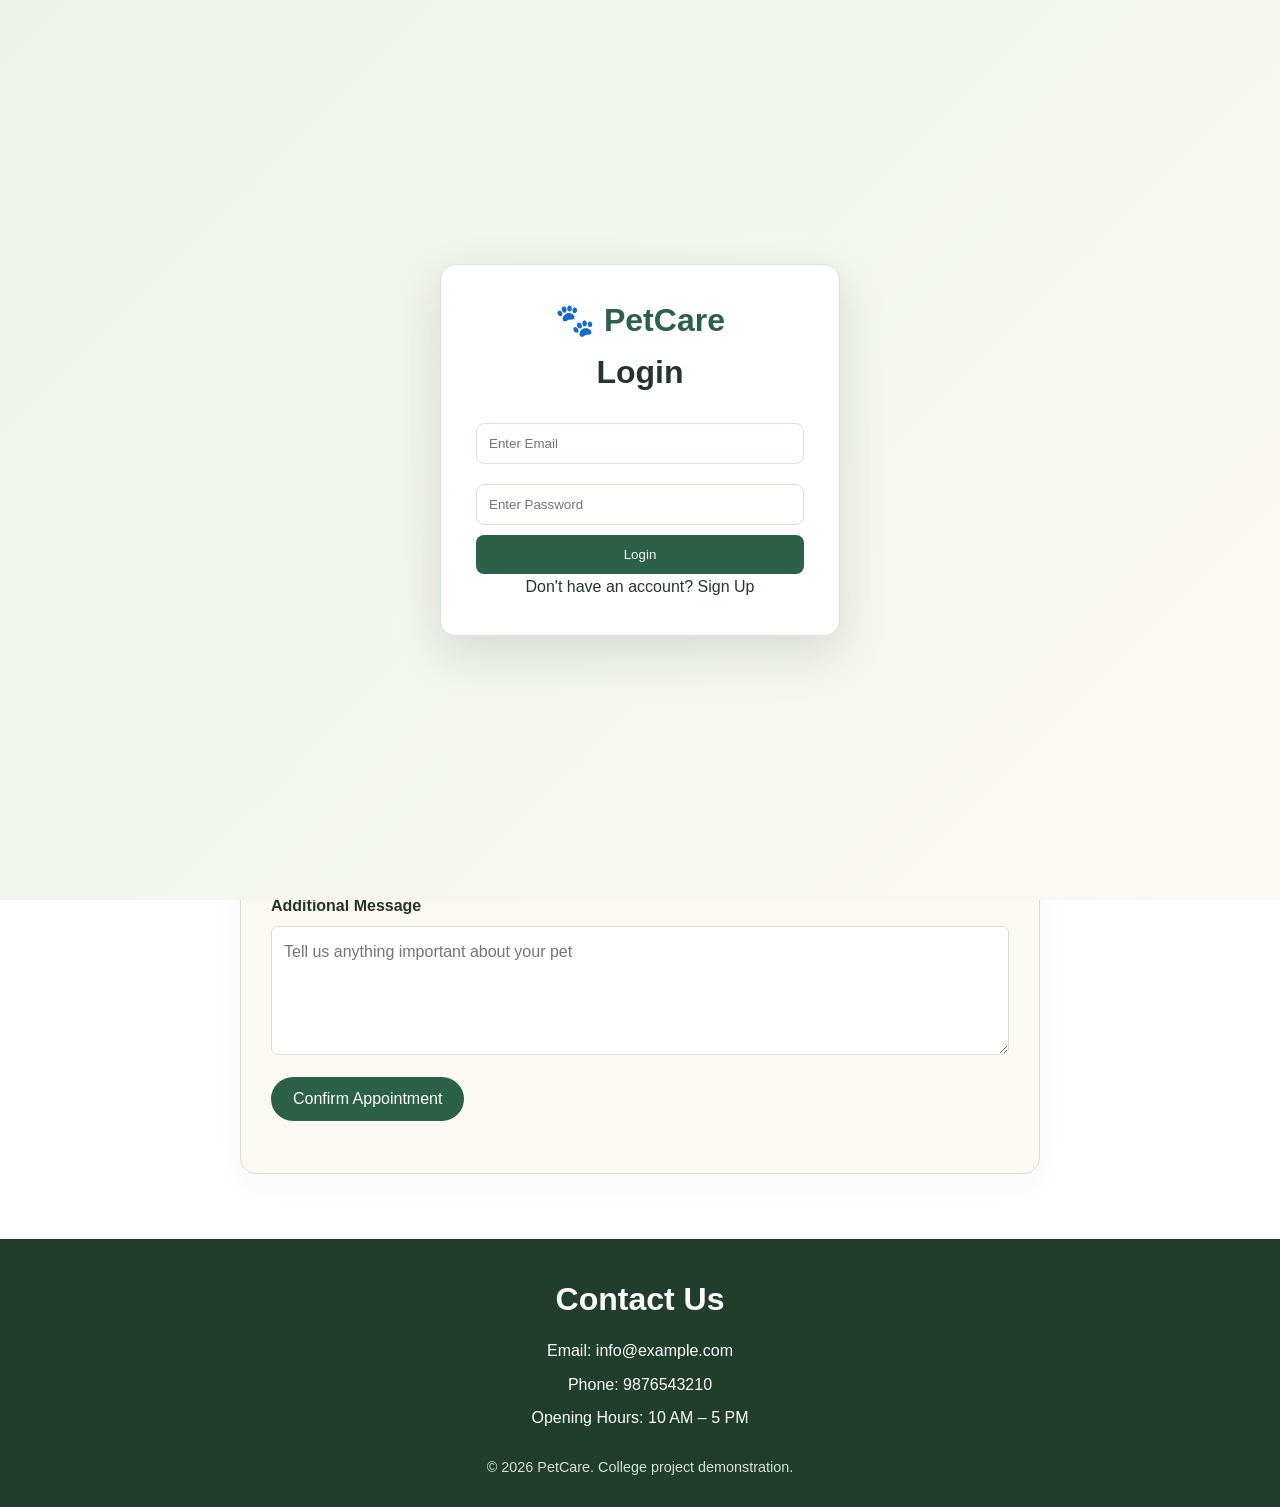
<file: appointment.html>
<!DOCTYPE html>
<html lang="en">
<head>
    <meta charset="UTF-8">
    <meta name="viewport" content="width=device-width, initial-scale=1.0">
    <title>PetCare | Book Appointment</title>
    <link rel="stylesheet" href="style.css">
</head>
<body>
    <div id="login-page" class="login-page">
        <div id="login-box" class="auth-box">
            <h1>🐾 PetCare</h1>
            <h2>Login</h2>
            <form id="login-form">
                <input type="email" id="login-email" placeholder="Enter Email" required>
                <input type="password" id="login-password" placeholder="Enter Password" required>
                <button type="submit">Login</button>
            </form>
            <p id="login-message"></p>
            <p>Don't have an account? <a href="#" onclick="showSignup()">Sign Up</a></p>
        </div>
        <div id="signup-box" class="auth-box hidden">
            <h1>🐾 PetCare</h1>
            <h2>Create Account</h2>
            <form id="signup-form">
                <input type="text" id="signup-name" placeholder="Full Name" required>
                <input type="email" id="signup-email" placeholder="Email" required>
                <input type="password" id="signup-password" placeholder="Password" required>
                <button type="submit">Sign Up</button>
            </form>
            <p>Already have an account? <a href="#" onclick="showLogin()">Login</a></p>
        </div>
    </div>
    <header>
        <nav class="navbar">
            <a href="index.html" class="logo">🐾 PetCare</a>
            <ul class="nav-links">
                <li><a href="index.html">Home</a></li>
                <li><a href="services.html">Services</a></li>
                <li><a href="veterinarians.html">Veterinarians</a></li>
                <li><a href="appointment.html">Book Appointment</a></li>
                <li><a href="contact.html">Contact</a></li>
                <li><button type="button" class="auth-nav-link auth-nav-signup" onclick="showLogin()">Login</button></li>
                <li><button type="button" class="auth-nav-link auth-nav-signup" onclick="showSignup()">Sign Up</button></li>
            </ul>
        </nav>
        <nav class="feature-nav" aria-label="Featured options">
            <a href="my-pets.html"><span aria-hidden="true">🐾</span> My Pets</a>
            <a href="adoption.html"><span aria-hidden="true">🏡</span> Find a Friend</a>
            <a href="services.html"><span aria-hidden="true">✨</span> Care Picks</a>
            <a href="products.html"><span aria-hidden="true">🛍️</span> Pet Products</a>
        </nav>
        <div class="more-menu-bar">
            <button type="button" class="more-menu-toggle" aria-expanded="false" aria-controls="more-menu" onclick="openMoreMenu()">☰ More</button>
        </div>
        <div id="more-menu-overlay" class="more-menu-overlay" hidden>
            <button type="button" class="more-menu-backdrop" aria-label="Close More menu" onclick="closeMoreMenu()"></button>
            <aside id="more-menu" class="more-menu" aria-label="More options" aria-hidden="true">
                <div class="more-menu-heading">
                    <h2>More Options</h2>
                    <button type="button" class="more-menu-close" aria-label="Close More menu" onclick="closeMoreMenu()">×</button>
                </div>
                <nav aria-label="More options">
                    <ul class="more-menu-links">
                        <li><a href="index.html#about">About</a></li>
                        <li><a href="more.html#faqs">FAQs</a></li>
                        <li><a href="more.html#pet-care-tips">Pet Care Tips</a></li>
                        <li><a href="more.html#offers">Offers</a></li>
                        <li><a href="adoption.html">Adopt a Pet</a></li>
                    </ul>
                </nav>
            </aside>
        </div>
        <div class="announcement" aria-hidden="true">
            <div class="announcement-track">
                <span>Healthy pets, happy homes | Explore our care options | Book your pet's next visit</span>
                <span>Healthy pets, happy homes | Explore our care options | Book your pet's next visit</span>
            </div>
        </div>
    </header>
    <main>
        <section class="section appointment-section">
            <h2>Book an Appointment</h2>
            <p class="section-intro">Fill in the details to request a pet care appointment.</p>
            <form id="appointment-form">
                <div class="form-group">
                    <label for="owner-name">Owner's Name</label>
                    <input type="text" id="owner-name" placeholder="Enter your full name" required>
                </div>
                <div class="form-group">
                    <label for="phone">Phone Number</label>
                    <input type="tel" id="phone" placeholder="Enter your phone number"
                           pattern="[0-9]{10}" title="Enter a 10-digit phone number" required>
                </div>
                <div class="form-group">
                    <label for="pet-name">Pet's Name</label>
                    <input type="text" id="pet-name" placeholder="Enter your pet's name" required>
                </div>
                <div class="form-group">
                    <label for="pet-type">Pet Type</label>
                    <select id="pet-type" required>
                        <option value="">Select pet type</option>
                        <option value="Dog">Dog</option>
                        <option value="Cat">Cat</option>
                        <option value="Other">Other</option>
                    </select>
                </div>
                <div class="form-group">
                    <label for="service">Choose a Service</label>
                    <select id="service" required>
                        <option value="">Select a service</option>
                        <option value="Health Checkup">Health Checkup</option>
                        <option value="Vaccination">Vaccination</option>
                        <option value="Pet Grooming">Pet Grooming</option>
                        <!-- <option value="Pet Wellness">Pet Wellness</option> -->
                        <option value="Dental Care">Dental Care</option>
                        <option value="Nutrition Advice">Nutrition Advice</option>
                        <option value="First Aid Consultation">First Aid Consultation</option>
                        <!-- <option value="Puppy &amp; Kitten Care">Puppy &amp; Kitten Care</option> -->
                    </select>
                </div>
                <div class="form-group">
                    <label for="appointment-date">Appointment Date</label>
                    <input type="date" id="appointment-date" required>
                </div>
                <div class="form-group">
                    <label for="appointment-time">Preferred Time</label>
                    <select id="appointment-time" required>
                        <option value="">Select a time</option>
                        <option value="10:00 AM">10:00 AM</option>
                        <option value="11:00 AM">11:00 AM</option>
                        <option value="12:00 PM">12:00 PM</option>
                        <option value="02:00 PM">02:00 PM</option>
                        <option value="03:00 PM">03:00 PM</option>
                        <option value="04:00 PM">04:00 PM</option>
                    </select>
                </div>
                <div class="form-group full-width">
                    <label for="message">Additional Message</label>
                    <textarea id="message" rows="4"
                              placeholder="Tell us anything important about your pet"></textarea>
                </div>
                <button type="submit" class="btn submit-btn">Confirm Appointment</button>
                <p id="form-message" role="status" aria-live="polite"></p>
            </form>
        </section>
    </main>
    <footer>
        <h2>Contact Us</h2>
        <p>Email: info@example.com</p>
        <p>Phone: 9876543210</p>
        <p>Opening Hours: 10 AM – 5 PM</p>
        <p class="copyright">&copy; 2026 PetCare. College project demonstration.</p>
    </footer>
    <script src="script.js"></script>
</body>
</html>
</file>
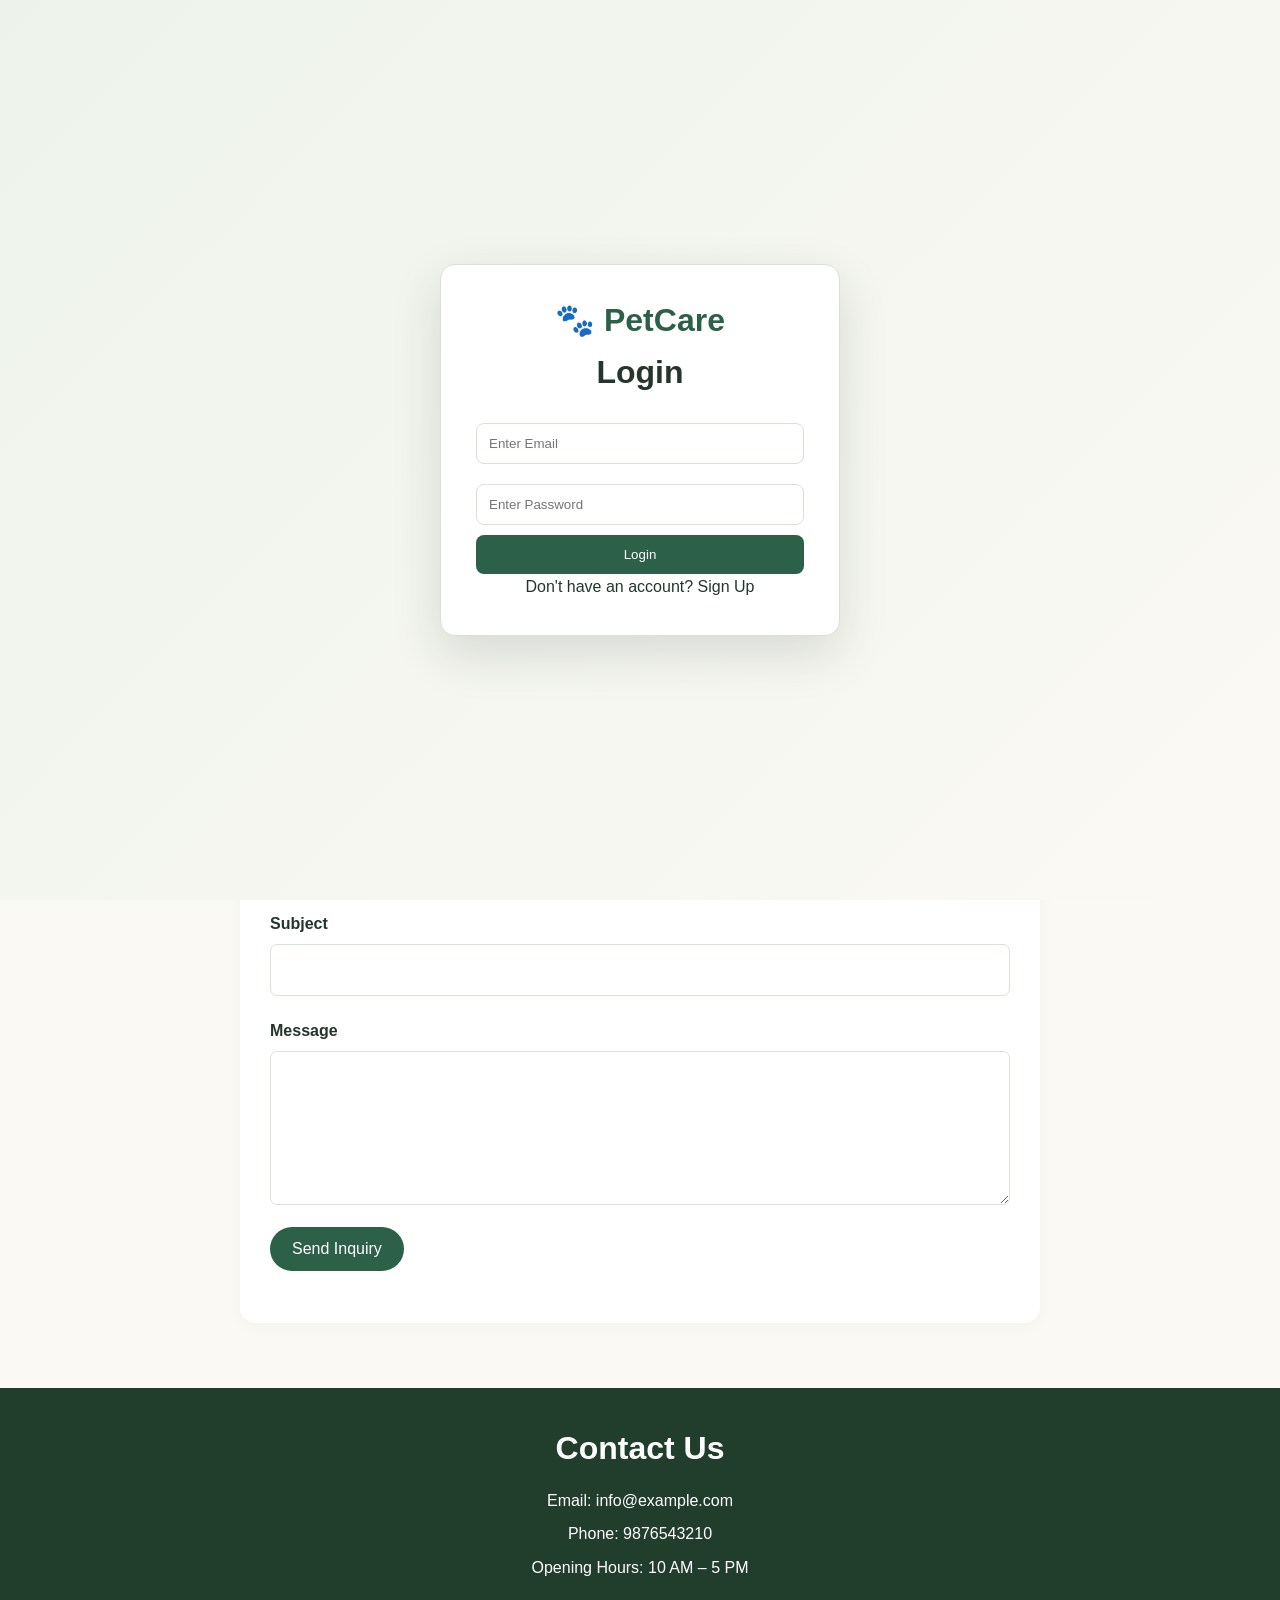
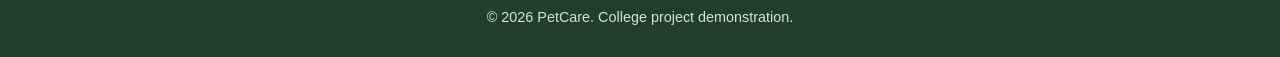
<file: contact.html>
<!DOCTYPE html>
<html lang="en">
<head>
    <meta charset="UTF-8">
    <meta name="viewport" content="width=device-width, initial-scale=1.0">
    <title>PetCare | Contact</title>
    <link rel="stylesheet" href="style.css">
</head>
<body>
    <div id="login-page" class="login-page">
        <div id="login-box" class="auth-box">
            <h1>🐾 PetCare</h1>
            <h2>Login</h2>
            <form id="login-form">
                <input type="email" id="login-email" placeholder="Enter Email" required>
                <input type="password" id="login-password" placeholder="Enter Password" required>
                <button type="submit">Login</button>
            </form>
            <p id="login-message"></p>
            <p>Don't have an account? <a href="#" onclick="showSignup()">Sign Up</a></p>
        </div>
        <div id="signup-box" class="auth-box hidden">
            <h1>🐾 PetCare</h1>
            <h2>Create Account</h2>
            <form id="signup-form">
                <input type="text" id="signup-name" placeholder="Full Name" required>
                <input type="email" id="signup-email" placeholder="Email" required>
                <input type="password" id="signup-password" placeholder="Password" required>
                <button type="submit">Sign Up</button>
            </form>
            <p>Already have an account? <a href="#" onclick="showLogin()">Login</a></p>
        </div>
    </div>
    <header>
        <nav class="navbar">
            <a href="index.html" class="logo">🐾 PetCare</a>
            <ul class="nav-links">
                <li><a href="index.html">Home</a></li>
                <li><a href="services.html">Services</a></li>
                <li><a href="veterinarians.html">Veterinarians</a></li>
                <li><a href="appointment.html">Book Appointment</a></li>
                <li><a href="contact.html">Contact</a></li>
                <li><button type="button" class="auth-nav-link auth-nav-signup" onclick="showLogin()">Login</button></li>
                <li><button type="button" class="auth-nav-link auth-nav-signup" onclick="showSignup()">Sign Up</button></li>
            </ul>
        </nav>
        <nav class="feature-nav" aria-label="Featured options">
            <a href="my-pets.html"><span aria-hidden="true">🐾</span> My Pets</a>
            <a href="adoption.html"><span aria-hidden="true">🏡</span> Find a Friend</a>
            <a href="services.html"><span aria-hidden="true">✨</span> Care Picks</a>
            <a href="products.html"><span aria-hidden="true">🛍️</span> Pet Products</a>
        </nav>
        <div class="more-menu-bar">
            <button type="button" class="more-menu-toggle" aria-expanded="false" aria-controls="more-menu" onclick="openMoreMenu()">☰ More</button>
        </div>
        <div id="more-menu-overlay" class="more-menu-overlay" hidden>
            <button type="button" class="more-menu-backdrop" aria-label="Close More menu" onclick="closeMoreMenu()"></button>
            <aside id="more-menu" class="more-menu" aria-label="More options" aria-hidden="true">
                <div class="more-menu-heading">
                    <h2>More Options</h2>
                    <button type="button" class="more-menu-close" aria-label="Close More menu" onclick="closeMoreMenu()">×</button>
                </div>
                <nav aria-label="More options">
                    <ul class="more-menu-links">
                        <li><a href="index.html#about">About</a></li>
                        <li><a href="more.html#faqs">FAQs</a></li>
                        <li><a href="more.html#pet-care-tips">Pet Care Tips</a></li>
                        <li><a href="more.html#offers">Offers</a></li>
                        <li><a href="adoption.html">Adopt a Pet</a></li>
                    </ul>
                </nav>
            </aside>
        </div>
        <div class="announcement" aria-hidden="true">
            <div class="announcement-track">
                <span>Healthy pets, happy homes | Explore our care options | Book your pet's next visit</span>
                <span>Healthy pets, happy homes | Explore our care options | Book your pet's next visit</span>
            </div>
        </div>
    </header>
    <main>
        <section class="section">
            <h2>Contact Us</h2>
            <p class="section-intro">We're here to help you and your pet.</p>
            <div class="about-section">
                <p>Email: <a href="mailto:info@example.com">info@example.com</a></p>
                <p>Phone: <a href="tel:9876543210">9876543210</a></p>
                <p>Opening Hours: 10 AM – 5 PM</p>
            </div>
        </section>
        <section class="section inquiry-section">
            <h2>Send an Inquiry</h2>
            <p class="section-intro">Have a question? Send us a message.</p>
            <form id="inquiry-form">
                <div class="form-group">
                    <label for="inquiry-name">Your Name</label>
                    <input type="text" id="inquiry-name" name="name" required>
                </div>
                <div class="form-group">
                    <label for="inquiry-email">Email Address</label>
                    <input type="email" id="inquiry-email" name="email" required>
                </div>
                <div class="form-group full-width">
                    <label for="inquiry-subject">Subject</label>
                    <input type="text" id="inquiry-subject" name="subject" required>
                </div>
                <div class="form-group full-width">
                    <label for="inquiry-message">Message</label>
                    <textarea id="inquiry-message" name="message" rows="5" required></textarea>
                </div>
                <button type="submit" class="btn submit-btn">Send Inquiry</button>
                <p id="inquiry-form-message" role="status" aria-live="polite"></p>
            </form>
        </section>
    </main>
    <footer>
        <h2>Contact Us</h2>
        <p>Email: info@example.com</p>
        <p>Phone: 9876543210</p>
        <p>Opening Hours: 10 AM – 5 PM</p>
        <p class="copyright">&copy; 2026 PetCare. College project demonstration.</p>
    </footer>
    <script src="script.js"></script>
</body>
</html>
</file>
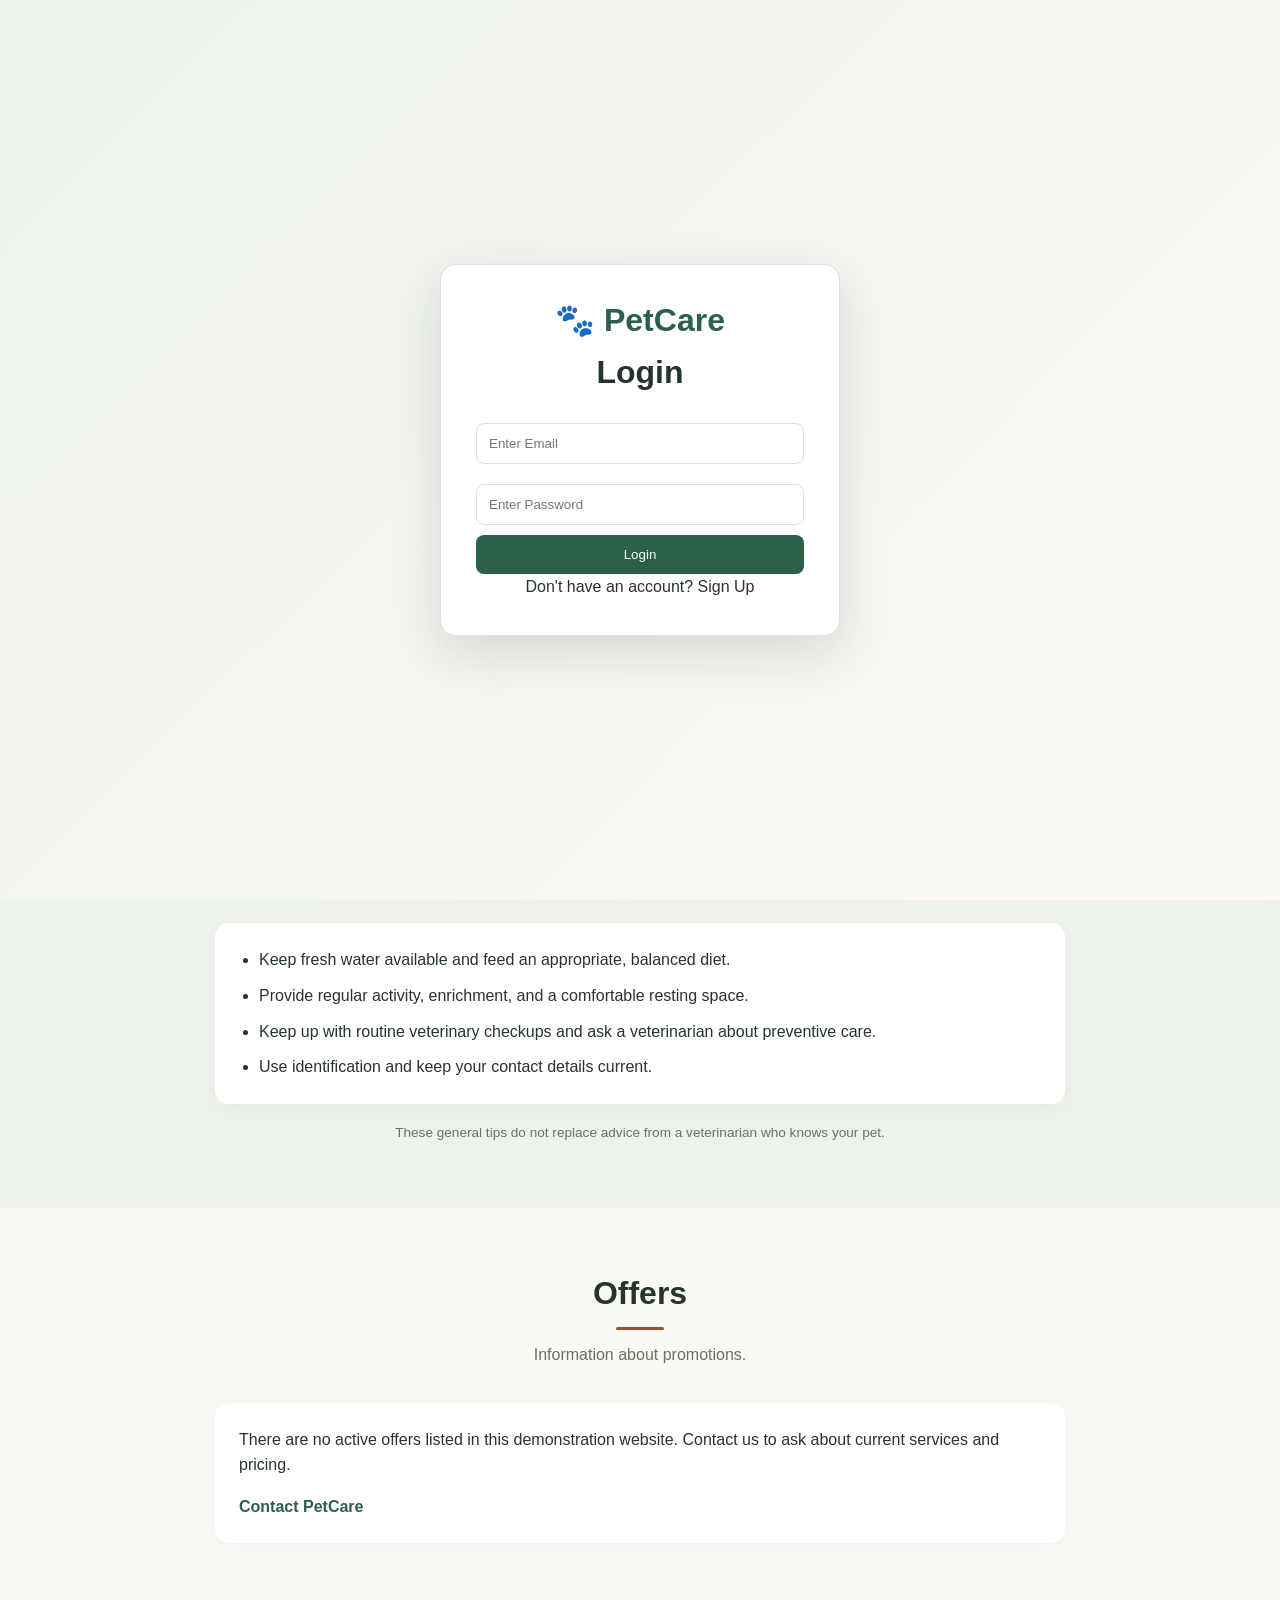
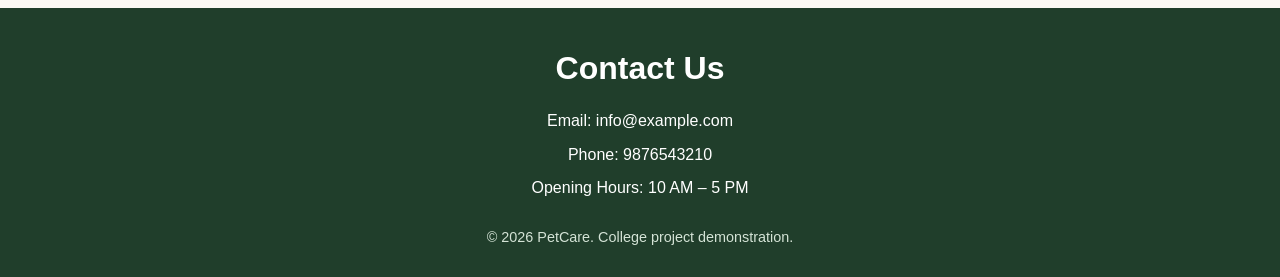
<file: more.html>
<!DOCTYPE html>
<html lang="en">

<head>
    <meta charset="UTF-8">
    <meta name="viewport" content="width=device-width, initial-scale=1.0">
    <title>PetCare | More Information</title>
    <link rel="stylesheet" href="style.css">
</head>

<body>
    <div id="login-page" class="login-page">
        <div id="login-box" class="auth-box">
            <h1>🐾 PetCare</h1>
            <h2>Login</h2>
            <form id="login-form">
                <input type="email" id="login-email" placeholder="Enter Email" required>
                <input type="password" id="login-password" placeholder="Enter Password" required>
                <button type="submit">Login</button>
            </form>
            <p id="login-message"></p>
            <p>Don't have an account? <a href="#" onclick="showSignup()">Sign Up</a></p>
        </div>
        <div id="signup-box" class="auth-box hidden">
            <h1>🐾 PetCare</h1>
            <h2>Create Account</h2>
            <form id="signup-form">
                <input type="text" id="signup-name" placeholder="Full Name" required>
                <input type="email" id="signup-email" placeholder="Email" required>
                <input type="password" id="signup-password" placeholder="Password" required>
                <button type="submit">Sign Up</button>
            </form>
            <p>Already have an account? <a href="#" onclick="showLogin()">Login</a></p>
        </div>
    </div>
    <header>
        <nav class="navbar">
            <a href="index.html" class="logo">🐾 PetCare</a>
            <ul class="nav-links">
                <li><a href="index.html">Home</a></li>
                <li><a href="services.html">Services</a></li>
                <li><a href="veterinarians.html">Veterinarians</a></li>
                <li><a href="appointment.html">Book Appointment</a></li>
                <li><a href="contact.html">Contact</a></li>
                <li><button type="button" class="auth-nav-link auth-nav-signup" onclick="showLogin()">Login</button>
                </li>
                <li><button type="button" class="auth-nav-link auth-nav-signup" onclick="showSignup()">Sign Up</button>
                </li>
            </ul>
        </nav>
        <nav class="feature-nav" aria-label="Featured options">
            <a href="my-pets.html"><span aria-hidden="true">🐾</span> My Pets</a>
            <a href="adoption.html"><span aria-hidden="true">🏡</span> Find a Friend</a>
            <a href="services.html"><span aria-hidden="true">✨</span> Care Picks</a>
            <a href="products.html"><span aria-hidden="true">🛍️</span> Pet Products</a>
        </nav>
        <div class="more-menu-bar">
            <button type="button" class="more-menu-toggle" aria-expanded="false" aria-controls="more-menu"
                onclick="openMoreMenu()">☰ More</button>
        </div>
        <div id="more-menu-overlay" class="more-menu-overlay" hidden>
            <button type="button" class="more-menu-backdrop" aria-label="Close More menu"
                onclick="closeMoreMenu()"></button>
            <aside id="more-menu" class="more-menu" aria-label="More options" aria-hidden="true">
                <div class="more-menu-heading">
                    <h2>More Options</h2>
                    <button type="button" class="more-menu-close" aria-label="Close More menu"
                        onclick="closeMoreMenu()">×</button>
                </div>
                <nav aria-label="More options">
                    <ul class="more-menu-links">
                        <li><a href="index.html#about">About</a></li>
                        <li><a href="#faqs">FAQs</a></li>
                        <li><a href="#pet-care-tips">Pet Care Tips</a></li>
                        <li><a href="#offers">Offers</a></li>
                        <li><a href="adoption.html">Adopt a Pet</a></li>
                    </ul>
                </nav>
            </aside>
        </div>
        <div class="announcement" aria-hidden="true">
            <div class="announcement-track">
                <span>Healthy pets, happy homes | Explore our care options | Book your pet's next visit</span>
                <span>Healthy pets, happy homes | Explore our care options | Book your pet's next visit</span>
            </div>
        </div>
    </header>
    <main>
        <section class="section" id="faqs">
            <h2>Frequently Asked Questions</h2>
            <p class="section-intro">Quick answers to common questions.</p>
            <div class="more-content">
                <details class="more-details">
                    <summary>How do I request an appointment?</summary>
                    <p>Use the Book Appointment page, complete the form, and submit your request. This project is a
                        demo, so requests are not sent to a clinic.</p>
                </details>
                <details class="more-details">
                    <summary>What should I bring to a visit?</summary>
                    <p>Bring any relevant medical or vaccination records, a list of medications, and notes about the
                        questions or changes you would like to discuss.</p>
                </details>
                <details class="more-details">
                    <summary>Does this website provide emergency care?</summary>
                    <p>No. For urgent symptoms or injuries, contact a local emergency veterinary clinic immediately.</p>
                </details>
            </div>
        </section>

        <section class="section more-tinted" id="pet-care-tips">
            <h2>Pet Care Tips</h2>
            <p class="section-intro">A few everyday reminders for caring for a pet.</p>
            <div class="more-content">
                <ul class="tips-list">
                    <li>Keep fresh water available and feed an appropriate, balanced diet.</li>
                    <li>Provide regular activity, enrichment, and a comfortable resting space.</li>
                    <li>Keep up with routine veterinary checkups and ask a veterinarian about preventive care.</li>
                    <li>Use identification and keep your contact details current.</li>
                </ul>
                <p class="demo-note">These general tips do not replace advice from a veterinarian who knows your pet.
                </p>
            </div>
        </section>

        <section class="section" id="offers">
            <h2>Offers</h2>
            <p class="section-intro">Information about promotions.</p>
            <div class="more-content more-card">
                <p>There are no active offers listed in this demonstration website. Contact us to ask about current
                    services and pricing.</p>
                <a class="home-preview-link" href="contact.html">Contact PetCare</a>
            </div>
        </section>
    </main>
    <footer>
        <h2>Contact Us</h2>
        <p>Email: info@example.com</p>
        <p>Phone: 9876543210</p>
        <p>Opening Hours: 10 AM – 5 PM</p>
        <p class="copyright">&copy; 2026 PetCare. College project demonstration.</p>
    </footer>
    <script src="script.js"></script>
</body>

</html>
</file>
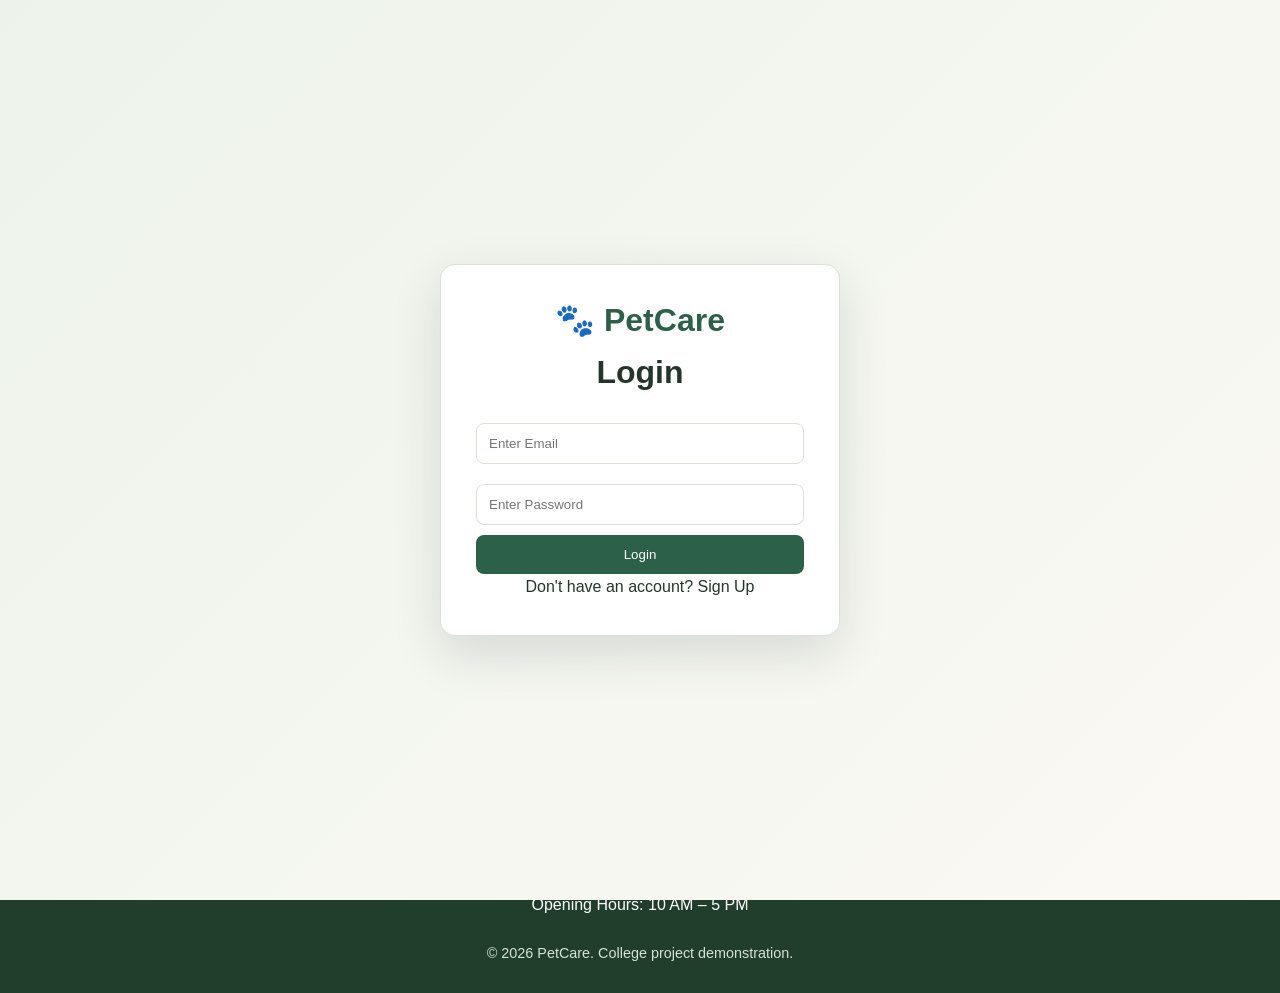
<file: my-pets.html>
<!DOCTYPE html>
<html lang="en">

<head>
    <meta charset="UTF-8">
    <meta name="viewport" content="width=device-width, initial-scale=1.0">
    <title>PetCare | My Pets</title>
    <link rel="stylesheet" href="style.css">
</head>

<body>
    <div id="login-page" class="login-page">
        <div id="login-box" class="auth-box">
            <h1>🐾 PetCare</h1>
            <h2>Login</h2>
            <form id="login-form">
                <input type="email" id="login-email" placeholder="Enter Email" required>
                <input type="password" id="login-password" placeholder="Enter Password" required>
                <button type="submit">Login</button>
            </form>
            <p id="login-message"></p>
            <p>Don't have an account? <a href="#" onclick="showSignup()">Sign Up</a></p>
        </div>
        <div id="signup-box" class="auth-box hidden">
            <h1>🐾 PetCare</h1>
            <h2>Create Account</h2>
            <form id="signup-form">
                <input type="text" id="signup-name" placeholder="Full Name" required>
                <input type="email" id="signup-email" placeholder="Email" required>
                <input type="password" id="signup-password" placeholder="Password" required>
                <button type="submit">Sign Up</button>
            </form>
            <p>Already have an account? <a href="#" onclick="showLogin()">Login</a></p>
        </div>
    </div>
    <header>
        <nav class="navbar">
            <a href="index.html" class="logo">🐾 PetCare</a>
            <ul class="nav-links">
                <li><a href="index.html">Home</a></li>
                <li><a href="services.html">Services</a></li>
                <li><a href="veterinarians.html">Veterinarians</a></li>
                <li><a href="appointment.html">Book Appointment</a></li>
                <li><a href="contact.html">Contact</a></li>
                <li><button type="button" class="auth-nav-link auth-nav-signup" onclick="showLogin()">Login</button>
                </li>
                <li><button type="button" class="auth-nav-link auth-nav-signup" onclick="showSignup()">Sign Up</button>
                </li>
            </ul>
        </nav>
        <nav class="feature-nav" aria-label="Featured options">
            <a href="my-pets.html" aria-current="page"><span aria-hidden="true">🐾</span> My Pets</a>
            <a href="adoption.html"><span aria-hidden="true">🏡</span> Find a Friend</a>
            <a href="services.html"><span aria-hidden="true">✨</span> Care Picks</a>
            <a href="products.html"><span aria-hidden="true">🛍️</span> Pet Products</a>
        </nav>
        <div class="more-menu-bar">
            <button type="button" class="more-menu-toggle" aria-expanded="false" aria-controls="more-menu"
                onclick="openMoreMenu()">☰ More</button>
        </div>
        <div id="more-menu-overlay" class="more-menu-overlay" hidden>
            <button type="button" class="more-menu-backdrop" aria-label="Close More menu"
                onclick="closeMoreMenu()"></button>
            <aside id="more-menu" class="more-menu" aria-label="More options" aria-hidden="true">
                <div class="more-menu-heading">
                    <h2>More Options</h2>
                    <button type="button" class="more-menu-close" aria-label="Close More menu"
                        onclick="closeMoreMenu()">×</button>
                </div>
                <nav aria-label="More options">
                    <ul class="more-menu-links">
                        <li><a href="index.html#about">About</a></li>
                        <li><a href="more.html#faqs">FAQs</a></li>
                        <li><a href="more.html#pet-care-tips">Pet Care Tips</a></li>
                        <li><a href="more.html#offers">Offers</a></li>
                        <li><a href="adoption.html">Adopt a Pet</a></li>
                    </ul>
                </nav>
            </aside>
        </div>
        <div class="announcement" aria-hidden="true">
            <div class="announcement-track">
                <span>Healthy pets, happy homes | Explore our care options | Book your pet's next visit</span>
                <span>Healthy pets, happy homes | Explore our care options | Book your pet's next visit</span>
            </div>
        </div>
    </header>
    <main>
        <section class="section">
            <h2>My Pets</h2>
            <p class="section-intro">Keep a little demo profile for the pets you love.</p>
            <div class="more-content dashboard-panel">
                <form id="pet-profile-form" class="dashboard-form">
                    <div class="form-group">
                        <label for="dashboard-pet-name">Pet's Name</label>
                        <input type="text" id="dashboard-pet-name" required>
                    </div>
                    <div class="form-group">
                        <label for="dashboard-pet-type">Pet Type</label>
                        <select id="dashboard-pet-type" required>
                            <option value="">Choose pet type</option>
                            <option value="Dog">Dog</option>
                            <option value="Cat">Cat</option>
                            <option value="Other">Other</option>
                        </select>
                    </div>
                    <button type="submit" class="btn">Add Pet</button>
                </form>
                <div class="dashboard-pets" id="dashboard-pets" aria-live="polite">
                    <p class="dashboard-empty">Your demo pet profiles will appear here.</p>
                </div>
                <p class="demo-note">Profiles are temporary and are not saved after you leave this page.</p>
            </div>
        </section>
    </main>
    <footer>
        <h2>Contact Us</h2>
        <p>Email: info@example.com</p>
        <p>Phone: 9876543210</p>
        <p>Opening Hours: 10 AM – 5 PM</p>
        <p class="copyright">&copy; 2026 PetCare. College project demonstration.</p>
    </footer>
    <script src="script.js"></script>
</body>

</html>
</file>
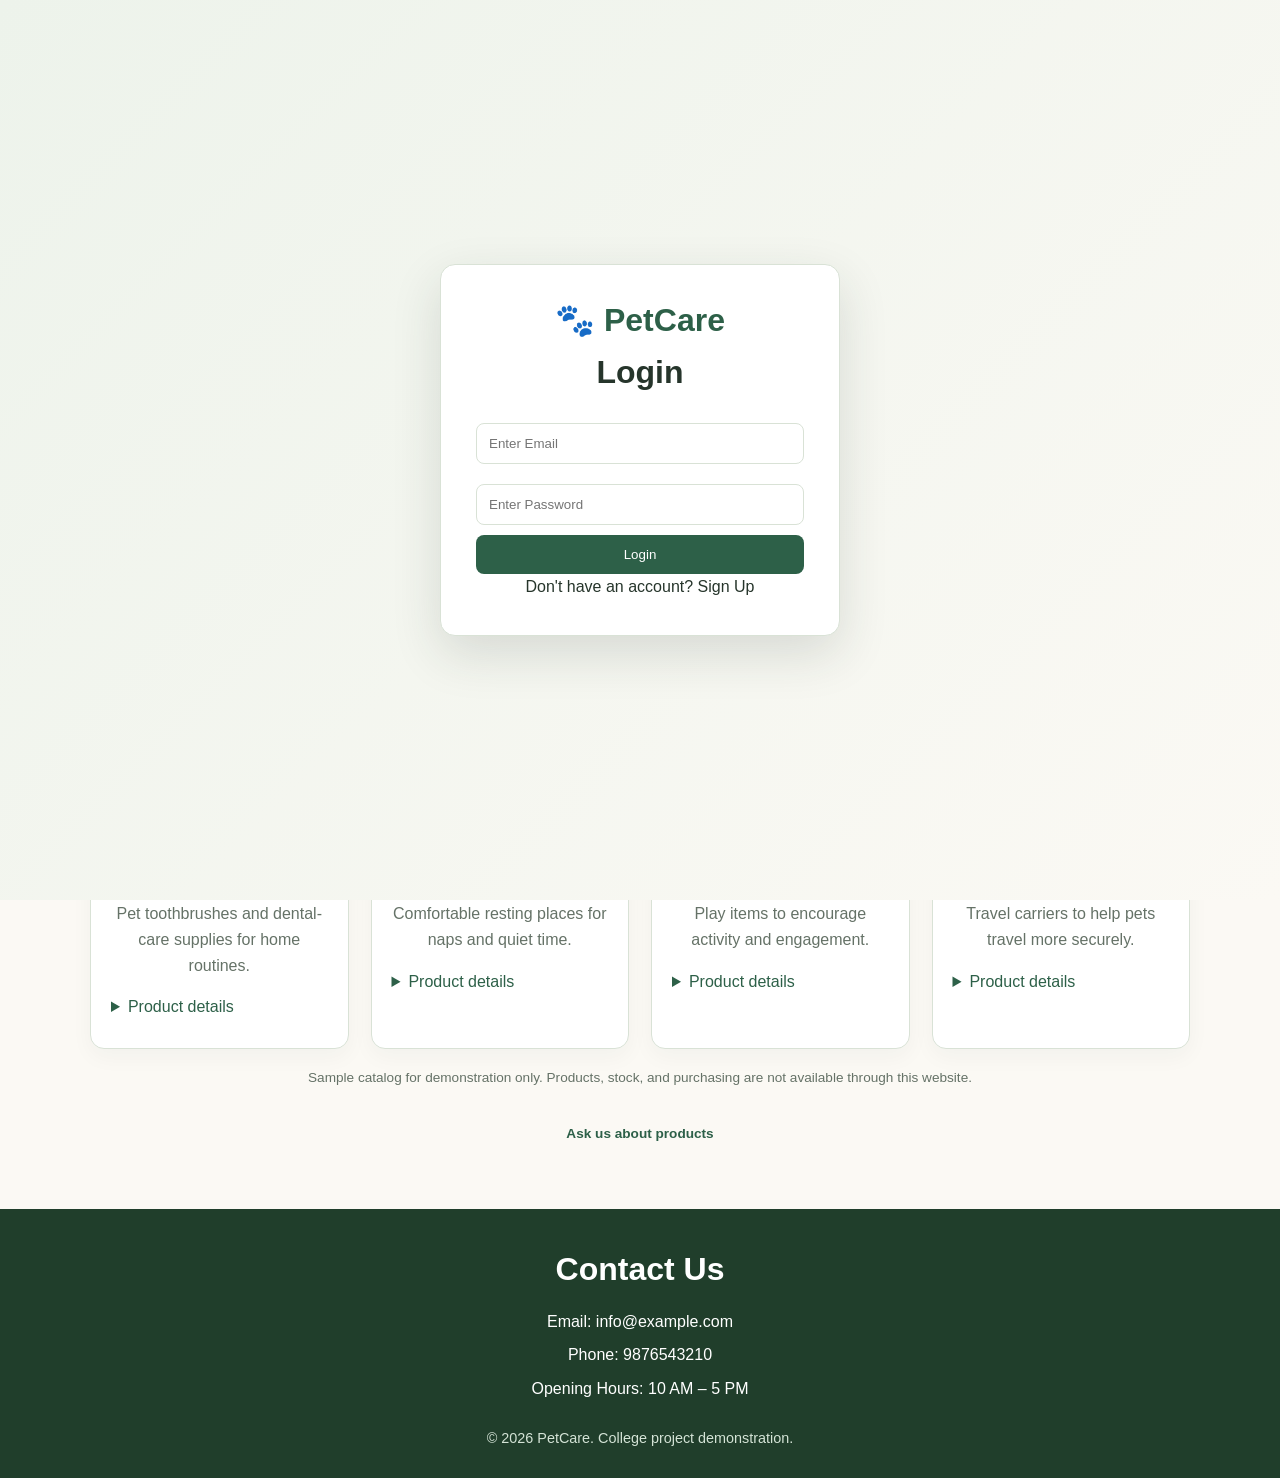
<file: products.html>
<!DOCTYPE html>
<html lang="en">

<head>
    <meta charset="UTF-8">
    <meta name="viewport" content="width=device-width, initial-scale=1.0">
    <title>PetCare | Products</title>
    <link rel="stylesheet" href="style.css">
</head>

<body>
    <div id="login-page" class="login-page">
        <div id="login-box" class="auth-box">
            <h1>🐾 PetCare</h1>
            <h2>Login</h2>
            <form id="login-form">
                <input type="email" id="login-email" placeholder="Enter Email" required>
                <input type="password" id="login-password" placeholder="Enter Password" required>
                <button type="submit">Login</button>
            </form>
            <p id="login-message"></p>
            <p>Don't have an account? <a href="#" onclick="showSignup()">Sign Up</a></p>
        </div>
        <div id="signup-box" class="auth-box hidden">
            <h1>🐾 PetCare</h1>
            <h2>Create Account</h2>
            <form id="signup-form">
                <input type="text" id="signup-name" placeholder="Full Name" required>
                <input type="email" id="signup-email" placeholder="Email" required>
                <input type="password" id="signup-password" placeholder="Password" required>
                <button type="submit">Sign Up</button>
            </form>
            <p>Already have an account? <a href="#" onclick="showLogin()">Login</a></p>
        </div>
    </div>
    <header>
        <nav class="navbar">
            <a href="index.html" class="logo">🐾 PetCare</a>
            <ul class="nav-links">
                <li><a href="index.html">Home</a></li>
                <li><a href="services.html">Services</a></li>
                <li><a href="veterinarians.html">Veterinarians</a></li>
                <li><a href="appointment.html">Book Appointment</a></li>
                <li><a href="contact.html">Contact</a></li>
                <li><button type="button" class="auth-nav-link auth-nav-signup" onclick="showLogin()">Login</button>
                </li>
                <li><button type="button" class="auth-nav-link auth-nav-signup" onclick="showSignup()">Sign Up</button>
                </li>
            </ul>
        </nav>
        <nav class="feature-nav" aria-label="Featured options">
            <a href="my-pets.html"><span aria-hidden="true">🐾</span> My Pets</a>
            <a href="adoption.html"><span aria-hidden="true">🏡</span> Find a Friend</a>
            <a href="services.html"><span aria-hidden="true">✨</span> Care Picks</a>
            <a href="products.html"><span aria-hidden="true">🛍️</span> Pet Products</a>
        </nav>
        <div class="more-menu-bar">
            <button type="button" class="more-menu-toggle" aria-expanded="false" aria-controls="more-menu"
                onclick="openMoreMenu()">☰ More</button>
        </div>
        <div id="more-menu-overlay" class="more-menu-overlay" hidden>
            <button type="button" class="more-menu-backdrop" aria-label="Close More menu"
                onclick="closeMoreMenu()"></button>
            <aside id="more-menu" class="more-menu" aria-label="More options" aria-hidden="true">
                <div class="more-menu-heading">
                    <h2>More Options</h2>
                    <button type="button" class="more-menu-close" aria-label="Close More menu"
                        onclick="closeMoreMenu()">×</button>
                </div>
                <nav aria-label="More options">
                    <ul class="more-menu-links">
                        <li><a href="index.html#about">About</a></li>
                        <li><a href="more.html#faqs">FAQs</a></li>
                        <li><a href="more.html#pet-care-tips">Pet Care Tips</a></li>
                        <li><a href="more.html#offers">Offers</a></li>
                        <li><a href="adoption.html">Adopt a Pet</a></li>
                    </ul>
                </nav>
            </aside>
        </div>
        <div class="announcement" aria-hidden="true">
            <div class="announcement-track">
                <span>Healthy pets, happy homes | Explore our care options | Book your pet's next visit</span>
                <span>Healthy pets, happy homes | Explore our care options | Book your pet's next visit</span>
            </div>
        </div>
    </header>
    <main>
        <section class="section">
            <h2>Pet Care Products</h2>
            <p class="section-intro">Explore sample essentials for your pet's everyday care.</p>
            <div class="service-container">
                <article class="service-card">
                    <div class="service-icon" aria-hidden="true">🥣</div>
                    <h3>Food &amp; Treats</h3>
                    <p>Everyday food and treats selected for your pet's species and life stage.</p>
                    <details class="service-details">
                        <summary>Product details</summary>
                        <p>Choose food appropriate for your pet's age and health needs. Ask a veterinarian before making
                            a major diet change.</p>
                    </details>
                </article>
                <article class="service-card">
                    <div class="service-icon" aria-hidden="true">🦮</div>
                    <h3>Collars &amp; Leashes</h3>
                    <p>Walking essentials to help keep your dog secure and comfortable.</p>
                    <details class="service-details">
                        <summary>Product details</summary>
                        <p>Look for secure hardware and a comfortable fit. Check the fit regularly, especially for
                            growing pets.</p>
                    </details>
                </article>
                <article class="service-card">
                    <div class="service-icon" aria-hidden="true">🪮</div>
                    <h3>Grooming Brush</h3>
                    <p>Coat-care tools for regular brushing at home.</p>
                    <details class="service-details">
                        <summary>Product details</summary>
                        <p>Select a brush suited to your pet's coat type and introduce grooming gently. Stop if your pet
                            seems uncomfortable.</p>
                    </details>
                </article>
                <article class="service-card">
                    <div class="service-icon" aria-hidden="true">🧴</div>
                    <h3>Pet Shampoo</h3>
                    <p>Cleaning products made specifically for pets.</p>
                    <details class="service-details">
                        <summary>Product details</summary>
                        <p>Use products labeled for your animal and follow their directions. Avoid using human shampoo
                            unless a veterinarian advises it.</p>
                    </details>
                </article>
                <article class="service-card">
                    <div class="service-icon" aria-hidden="true">🦷</div>
                    <h3>Dental Care Kit</h3>
                    <p>Pet toothbrushes and dental-care supplies for home routines.</p>
                    <details class="service-details">
                        <summary>Product details</summary>
                        <p>Use pet-specific toothpaste and introduce brushing gradually. Ask your veterinarian for
                            suitable dental-care guidance.</p>
                    </details>
                </article>
                <article class="service-card">
                    <div class="service-icon" aria-hidden="true">🛏️</div>
                    <h3>Beds &amp; Blankets</h3>
                    <p>Comfortable resting places for naps and quiet time.</p>
                    <details class="service-details">
                        <summary>Product details</summary>
                        <p>Choose a size that lets your pet stretch out, and consider materials that can be cleaned
                            easily.</p>
                    </details>
                </article>
                <article class="service-card">
                    <div class="service-icon" aria-hidden="true">🧸</div>
                    <h3>Toys &amp; Enrichment</h3>
                    <p>Play items to encourage activity and engagement.</p>
                    <details class="service-details">
                        <summary>Product details</summary>
                        <p>Choose toys that suit your pet's size and play style. Inspect them regularly and replace
                            damaged items.</p>
                    </details>
                </article>
                <article class="service-card">
                    <div class="service-icon" aria-hidden="true">🧳</div>
                    <h3>Carriers</h3>
                    <p>Travel carriers to help pets travel more securely.</p>
                    <details class="service-details">
                        <summary>Product details</summary>
                        <p>Select a well-ventilated carrier with enough room for your pet to stand and turn, and help
                            your pet get familiar with it before travel.</p>
                    </details>
                </article>
            </div>
            <p class="demo-note">Sample catalog for demonstration only. Products, stock, and purchasing are not
                available through this website.</p>
            <p class="demo-note"><a class="home-preview-link" href="contact.html">Ask us about products</a></p>
        </section>
    </main>
    <footer>
        <h2>Contact Us</h2>
        <p>Email: info@example.com</p>
        <p>Phone: 9876543210</p>
        <p>Opening Hours: 10 AM – 5 PM</p>
        <p class="copyright">&copy; 2026 PetCare. College project demonstration.</p>
    </footer>
    <script src="script.js"></script>
</body>

</html>
</file>
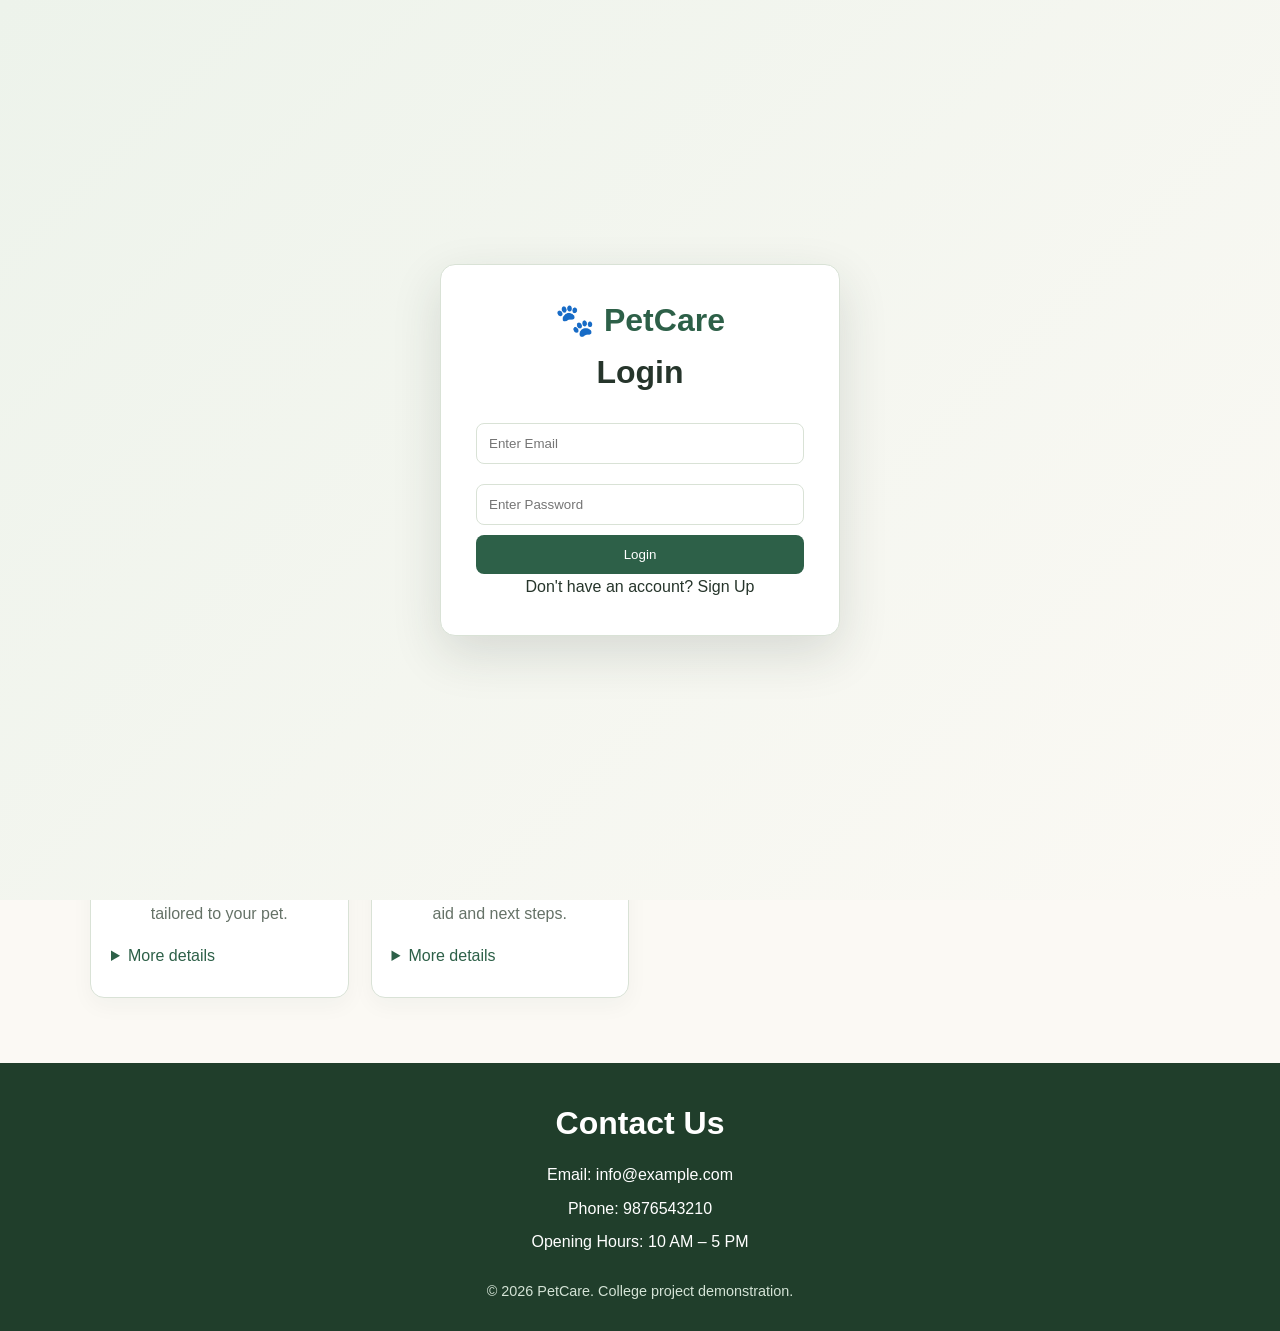
<file: services.html>
<!DOCTYPE html>
<html lang="en">
<head>
    <meta charset="UTF-8">
    <meta name="viewport" content="width=device-width, initial-scale=1.0">
    <title>PetCare | Services</title>
    <link rel="stylesheet" href="style.css">
</head>
<body>
    <div id="login-page" class="login-page">
        <div id="login-box" class="auth-box">
            <h1>🐾 PetCare</h1>
            <h2>Login</h2>
            <form id="login-form">
                <input type="email" id="login-email" placeholder="Enter Email" required>
                <input type="password" id="login-password" placeholder="Enter Password" required>
                <button type="submit">Login</button>
            </form>
            <p id="login-message"></p>
            <p>Don't have an account? <a href="#" onclick="showSignup()">Sign Up</a></p>
        </div>
        <div id="signup-box" class="auth-box hidden">
            <h1>🐾 PetCare</h1>
            <h2>Create Account</h2>
            <form id="signup-form">
                <input type="text" id="signup-name" placeholder="Full Name" required>
                <input type="email" id="signup-email" placeholder="Email" required>
                <input type="password" id="signup-password" placeholder="Password" required>
                <button type="submit">Sign Up</button>
            </form>
            <p>Already have an account? <a href="#" onclick="showLogin()">Login</a></p>
        </div>
    </div>
    <header>
        <nav class="navbar">
            <a href="index.html" class="logo">🐾 PetCare</a>
            <ul class="nav-links">
                <li><a href="index.html">Home</a></li>
                <li><a href="services.html">Services</a></li>
                <li><a href="veterinarians.html">Veterinarians</a></li>
                <li><a href="appointment.html">Book Appointment</a></li>
                <li><a href="contact.html">Contact</a></li>
                <li><button type="button" class="auth-nav-link auth-nav-signup" onclick="showLogin()">Login</button></li>
                <li><button type="button" class="auth-nav-link auth-nav-signup" onclick="showSignup()">Sign Up</button></li>
            </ul>
        </nav>
        <nav class="feature-nav" aria-label="Featured options">
            <a href="my-pets.html"><span aria-hidden="true">🐾</span> My Pets</a>
            <a href="adoption.html"><span aria-hidden="true">🏡</span> Find a Friend</a>
            <a href="services.html"><span aria-hidden="true">✨</span> Care Picks</a>
            <a href="products.html"><span aria-hidden="true">🛍️</span> Pet Products</a>
        </nav>
        <div class="more-menu-bar">
            <button type="button" class="more-menu-toggle" aria-expanded="false" aria-controls="more-menu" onclick="openMoreMenu()">☰ More</button>
        </div>
        <div id="more-menu-overlay" class="more-menu-overlay" hidden>
            <button type="button" class="more-menu-backdrop" aria-label="Close More menu" onclick="closeMoreMenu()"></button>
            <aside id="more-menu" class="more-menu" aria-label="More options" aria-hidden="true">
                <div class="more-menu-heading">
                    <h2>More Options</h2>
                    <button type="button" class="more-menu-close" aria-label="Close More menu" onclick="closeMoreMenu()">×</button>
                </div>
                <nav aria-label="More options">
                    <ul class="more-menu-links">
                        <li><a href="index.html#about">About</a></li>
                        <li><a href="more.html#faqs">FAQs</a></li>
                        <li><a href="more.html#pet-care-tips">Pet Care Tips</a></li>
                        <li><a href="more.html#offers">Offers</a></li>
                        <li><a href="adoption.html">Adopt a Pet</a></li>
                    </ul>
                </nav>
            </aside>
        </div>
        <div class="announcement" aria-hidden="true">
            <div class="announcement-track">
                <span>Healthy pets, happy homes | Explore our care options | Book your pet's next visit</span>
                <span>Healthy pets, happy homes | Explore our care options | Book your pet's next visit</span>
            </div>
        </div>
    </header>
    <main>
        <section class="section">
            <h2>Our Services</h2>
            <p class="section-intro">Everything your pet needs to stay happy and healthy.</p>
            <div class="service-container">
                <article class="service-card">
                    <div class="service-icon">🩺</div>
                    <h3>Health Checkup</h3>
                    <p>Routine health examinations for your pet.</p>
                    <details class="service-details">
                        <summary>More details</summary>
                        <p>A general visit can include a review of your pet's health history and a nose-to-tail physical examination. The veterinarian can discuss changes in behavior, answer care questions, and recommend follow-up if needed.</p>
                    </details>
                </article>
                <article class="service-card">
                    <div class="service-icon">💉</div>
                    <h3>Vaccination</h3>
                    <p>Book appointments for recommended vaccinations.</p>
                    <details class="service-details">
                        <summary>More details</summary>
                        <p>The veterinarian reviews your pet's age, health, lifestyle, and vaccination history to discuss an appropriate vaccine plan. Bring any available medical records to the appointment.</p>
                    </details>
                </article>
                <article class="service-card">
                    <div class="service-icon">✂️</div>
                    <h3>Pet Grooming</h3>
                    <p>Bathing, brushing, and grooming services.</p>
                    <details class="service-details">
                        <summary>More details</summary>
                        <p>Grooming may include bathing, coat brushing, nail trimming, and basic coat care. Tell the groomer about your pet's sensitivities or comfort needs before the visit.</p>
                    </details>
                </article>
                <!-- <article class="service-card">
                    <div class="service-icon">❤️</div>
                    <h3>Pet Wellness</h3>
                    <p>General wellness consultations for your pet.</p>
                    <details class="service-details">
                        <summary>More details</summary>
                        <p>A wellness consultation focuses on everyday habits such as activity, weight, preventive care, and changes you have noticed. The veterinarian can help identify topics that may need a separate examination.</p>
                    </details>
                </article> -->
                <article class="service-card">
                    <div class="service-icon">🦷</div>
                    <h3>Dental Care</h3>
                    <p>Oral health checks and dental cleaning guidance.</p>
                    <details class="service-details">
                        <summary>More details</summary>
                        <p>The veterinarian can check your pet's mouth and discuss signs of dental problems, home-care routines, and whether a professional cleaning should be considered.</p>
                    </details>
                </article>
                <article class="service-card">
                    <div class="service-icon">🥗</div>
                    <h3>Nutrition Advice</h3>
                    <p>Food and diet guidance tailored to your pet.</p>
                    <details class="service-details">
                        <summary>More details</summary>
                        <p>Discuss your pet's current food, feeding routine, age, activity, and any dietary concerns. Recommendations depend on your pet's individual needs and veterinary history.</p>
                    </details>
                </article>
                <article class="service-card">
                    <div class="service-icon">🩹</div>
                    <h3>First Aid Consultation</h3>
                    <p>Get guidance on basic pet first aid and next steps.</p>
                    <details class="service-details">
                        <summary>More details</summary>
                        <p>Learn general preparedness and how to recognize when prompt veterinary care may be needed. This consultation is not emergency treatment; contact an emergency veterinarian immediately for urgent symptoms or injuries.</p>
                    </details>
                </article>
            </div>
        </section>
    </main>
    <footer>
        <h2>Contact Us</h2>
        <p>Email: info@example.com</p>
        <p>Phone: 9876543210</p>
        <p>Opening Hours: 10 AM – 5 PM</p>
        <p class="copyright">&copy; 2026 PetCare. College project demonstration.</p>
    </footer>
    <script src="script.js"></script>
</body>
</html>
</file>
<file: style.css>
:root {
    --color-background: #fbf9f4;
    --color-surface: #ffffff;
    --color-surface-soft: #edf3eb;
    --color-accent-soft: #f5e8df;
    --color-border: #d9e2d6;
    --color-text: #26352b;
    --color-muted: #657267;
    --color-muted-strong: #435b49;
    --color-primary: #2d6048;
    --color-primary-hover: #1f4d38;
    --color-accent: #a14d32;
    --color-focus: #398b58;
    --color-footer: #203e2b;
    --color-footer-muted: #d4e3d6;
}

/* General Settings */
* {
    margin: 0;
    padding: 0;
    box-sizing: border-box;
}

html {
    scroll-behavior: smooth;
    scroll-padding-top: 85px;
}

body {
    font-family: Arial, sans-serif;
    background-color: var(--color-background);
    color: var(--color-text);
    line-height: 1.6;
}

h1, h2, h3 {
    line-height: 1.3;
}

h2 {
    text-align: center;
    font-size: 2rem;
    margin-bottom: 12px;
}

main h2::after {
    content: "";
    display: block;
    width: 48px;
    height: 3px;
    margin: 12px auto 0;
    border-radius: 999px;
    background: var(--color-accent);
}

a {
    text-decoration: none;
    color: inherit;
}

/* Navigation Bar */
header {
    background-color: var(--color-surface);
    box-shadow: 0 2px 10px #00000010;
    position: sticky;
    top: 0;
    z-index: 10;
}

.navbar {
    max-width: 1200px;
    margin: auto;
    padding: 18px 5%;
    display: flex;
    justify-content: space-between;
    align-items: center;
    gap: 20px;
}

.more-menu-bar {
    display: flex;
    justify-content: flex-end;
    padding: 8px 5%;
    background-color: var(--color-surface-soft);
    border-top: 1px solid var(--color-border);
}

.feature-nav {
    display: flex;
    justify-content: center;
    align-items: center;
    flex-wrap: wrap;
    gap: 10px;
    padding: 12px 5%;
    background-color: var(--color-background);
    border-top: 1px solid var(--color-border);
}

.feature-nav a {
    display: inline-flex;
    align-items: center;
    gap: 7px;
    padding: 8px 13px;
    color: var(--color-primary);
    background-color: var(--color-surface);
    border: 1px solid var(--color-border);
    border-radius: 999px;
    font-size: 0.9rem;
    font-weight: bold;
    white-space: nowrap;
    transition: color 0.2s ease, background-color 0.2s ease, transform 0.2s ease, box-shadow 0.2s ease;
}

.feature-nav a:hover {
    color: var(--color-primary-hover);
    background-color: var(--color-accent-soft);
    transform: translateY(-2px);
    box-shadow: 0 5px 14px #26352b12;
}

.more-menu-toggle {
    padding: 7px 14px;
    color: var(--color-primary);
    background-color: var(--color-surface);
    border: 1px solid var(--color-border);
    border-radius: 999px;
    font: inherit;
    font-weight: bold;
    cursor: pointer;
    transition: background-color 0.2s ease, transform 0.2s ease, box-shadow 0.2s ease;
}

.more-menu-toggle:hover {
    background-color: var(--color-accent-soft);
    transform: translateY(-1px);
    box-shadow: 0 4px 12px #26352b14;
}

.more-menu-overlay[hidden] {
    display: none;
}

.more-menu-overlay {
    position: fixed;
    inset: 0;
    z-index: 1000;
    display: flex;
}

.more-menu-backdrop {
    position: absolute;
    inset: 0;
    width: 100%;
    height: 100%;
    border: 0;
    background-color: #17241bcc;
    cursor: pointer;
    animation: backdrop-fade-in 0.2s ease-out both;
}

.more-menu {
    position: relative;
    z-index: 1;
    width: min(340px, 86vw);
    height: 100%;
    padding: 26px 22px;
    overflow-y: auto;
    background-color: var(--color-background);
    box-shadow: 12px 0 36px #17241b30;
    animation: menu-slide-in 0.25s ease-out both;
}

.more-menu-heading {
    display: flex;
    align-items: center;
    justify-content: space-between;
    gap: 16px;
    margin-bottom: 24px;
    padding-bottom: 16px;
    border-bottom: 1px solid var(--color-border);
}

.more-menu-heading h2 {
    margin: 0;
    color: var(--color-primary);
    font-size: 1.4rem;
    text-align: left;
}

.more-menu-heading h2::after {
    display: none;
}

.more-menu-close {
    width: 40px;
    height: 40px;
    color: var(--color-text);
    background-color: var(--color-surface);
    border: 1px solid var(--color-border);
    border-radius: 50%;
    font-size: 1.7rem;
    line-height: 1;
    cursor: pointer;
    transition: background-color 0.2s ease, transform 0.2s ease;
}

.more-menu-close:hover {
    background-color: var(--color-accent-soft);
    transform: rotate(90deg);
}

.more-menu-links {
    display: grid;
    gap: 8px;
    list-style: none;
}

.more-menu-links a {
    display: block;
    padding: 12px 14px;
    color: var(--color-text);
    border-radius: 9px;
    font-weight: bold;
    transition: color 0.2s ease, background-color 0.2s ease, transform 0.2s ease;
}

.more-menu-links a:hover {
    color: var(--color-primary-hover);
    background-color: var(--color-surface-soft);
    transform: translateX(4px);
}

@keyframes menu-slide-in {
    from {
        opacity: 0;
        transform: translateX(-24px);
    }

    to {
        opacity: 1;
        transform: translateX(0);
    }
}

@keyframes backdrop-fade-in {
    from {
        opacity: 0;
    }

    to {
        opacity: 1;
    }
}

.announcement {
    overflow: hidden;
    background-color: var(--color-primary);
    color: #ffffff;
    padding: 8px 0;
}

.announcement-track {
    display: flex;
    width: max-content;
    animation: announcement-scroll 28s linear infinite;
}

.announcement-track span {
    flex: none;
    padding-right: 3rem;
    white-space: nowrap;
    font-size: 0.9rem;
    letter-spacing: 0.03em;
}

@keyframes announcement-scroll {
    from {
        transform: translateX(0);
    }

    to {
        transform: translateX(-50%);
    }
}

.logo {
    color: var(--color-primary);
    font-size: 1.7rem;
    font-weight: bold;
    transition: transform 0.2s ease;
}

.logo:hover {
    transform: scale(1.04);
}

.nav-links {
    list-style: none;
    display: flex;
    align-items: center;
    gap: 22px;
}

.nav-links a:hover {
    color: var(--color-primary);
}

.auth-nav-link {
    background: none;
    border: 0;
    color: var(--color-text);
    font: inherit;
    cursor: pointer;
    transition: color 0.2s ease, transform 0.2s ease, box-shadow 0.2s ease;
}

.auth-nav-link:hover {
    color: var(--color-primary);
}

.auth-nav-signup {
    background-color: var(--color-primary);
    color: white;
    padding: 8px 14px;
    border-radius: 7px;
}

.auth-nav-signup:hover {
    background-color: var(--color-primary-hover);
    color: white;
    transform: translateY(-2px) scale(1.03);
    box-shadow: 0 5px 12px #1f4d3840;
}

/* Home Section */
.hero {
    max-width: 1200px;
    margin: auto;
    padding: 70px 5%;
    display: flex;
    align-items: center;
    gap: 45px;
    background: linear-gradient(120deg, var(--color-surface-soft), var(--color-background) 70%, var(--color-accent-soft));
    border: 1px solid var(--color-border);
    border-radius: 28px;
    box-shadow: 0 18px 45px #26352b0d;
}

.hero-content,
.hero-image {
    flex: 1;
    min-width: 0;
}

.tagline {
    color: var(--color-accent);
    font-weight: bold;
    letter-spacing: 2px;
    margin-bottom: 15px;
}

.hero h1 {
    font-size: clamp(2rem, 4vw, 3.5rem);
    margin-bottom: 20px;
}

.hero-content > p:not(.tagline) {
    color: var(--color-muted);
    margin-bottom: 28px;
}

.hero-image img {
    width: 100%;
    height: 350px;
    object-fit: cover;
    border-radius: 25px;
    box-shadow: 0 16px 36px #26352b24;
    animation: image-float 5s ease-in-out 0.8s infinite;
}

@keyframes image-float {
    0%, 100% {
        transform: translateY(0);
    }

    50% {
        transform: translateY(-8px);
    }
}

/* Buttons */
.btn {
    display: inline-block;
    background-color: var(--color-primary);
    color: white;
    padding: 13px 22px;
    border: none;
    border-radius: 999px;
    font-size: 1rem;
    cursor: pointer;
    transition: background-color 0.3s, transform 0.2s ease, box-shadow 0.2s ease;
}

.btn:hover {
    background-color: var(--color-primary-hover);
    transform: translateY(-2px) scale(1.03);
    box-shadow: 0 5px 12px #1f4d3840;
}

/* General Sections */
.section {
    padding: 65px 5%;
}

.scroll-reveal-enabled .scroll-reveal {
    opacity: 0;
    transform: translateY(24px);
    transition:
        opacity 0.65s ease var(--reveal-delay, 0ms),
        transform 0.65s cubic-bezier(0.2, 0.65, 0.3, 1) var(--reveal-delay, 0ms);
}

.scroll-reveal-enabled .scroll-reveal.is-visible {
    opacity: 1;
    transform: translateY(0);
}

.section-intro {
    text-align: center;
    color: var(--color-muted);
    margin-bottom: 35px;
}

/* Service Cards */
.service-container,
.doctor-container {
    max-width: 1100px;
    margin: auto;
    display: grid;
    grid-template-columns: repeat(4, minmax(0, 1fr));
    gap: 22px;
}

.service-card{
    background-color: var(--color-surface);
    padding: 28px 20px;
    border-radius: 14px;
    text-align: center;
    border: 1px solid var(--color-border);
    box-shadow: 0 8px 22px #26352b0a;
    transition: transform 0.25s ease, box-shadow 0.25s ease, border-color 0.25s ease;
} 

.service-card:hover { 
    transform: translateY(-5px);
    border-color: #b7c8b7;
    box-shadow: 0 14px 28px #26352b18;
}

.service-icon {
    font-size: 2.5rem;
    margin: 0 auto 16px;
    display: grid;
    place-items: center;
    width: 68px;
    height: 68px;
    border-radius: 50%;
    background: var(--color-accent-soft);
    transition: transform 0.25s ease, background-color 0.25s ease;
}

.service-card:hover .service-icon {
    transform: translateY(-5px) rotate(-8deg) scale(1.12);
    background-color: var(--color-surface-soft);
}

.service-card h3 {
    margin-bottom: 10px;
}

.service-details {
    margin-top: 16px;
    text-align: left;
}

.service-details summary {
    color: var(--color-primary);
}

.nav-links a {
    display: inline-block;
    transition: color 0.2s ease, transform 0.2s ease;
}

.nav-links a:hover {
    transform: translateY(-2px);
    font-weight: bold;
    cursor: pointer;
}

.service-details summary:hover {
    color: var(--color-primary-hover);
}

.service-details p {
    margin-top: 10px;
    line-height: 1.5;
}

.home-preview-card {
    display: flex;
    flex-direction: column;
    align-items: center;
}

.home-preview-link {
    display: inline-block;
    color: var(--color-primary);
    font-weight: bold;
    margin-top: 16px;
    transition: transform 0.2s ease, color 0.2s ease;
}

.home-preview-link:hover {
    color: var(--color-primary-hover);
    text-decoration: underline;
    transform: translateY(-2px) scale(1.04);
}

.more-content {
    max-width: 850px;
    margin: auto;
}

.dashboard-panel,
.chatbot-panel {
    padding: 24px;
    background-color: var(--color-surface);
    border: 1px solid var(--color-border);
    border-radius: 16px;
    box-shadow: 0 10px 28px #26352b0a;
}

.dashboard-form {
    display: grid;
    grid-template-columns: 1fr 1fr auto;
    align-items: end;
    gap: 16px;
}

.dashboard-form .btn {
    white-space: nowrap;
}

.dashboard-pets {
    display: grid;
    grid-template-columns: repeat(auto-fit, minmax(180px, 1fr));
    gap: 12px;
    margin-top: 22px;
}

.dashboard-empty {
    grid-column: 1 / -1;
    color: var(--color-muted);
}

.dashboard-pet-card {
    padding: 16px;
    background-color: var(--color-surface-soft);
    border-radius: 10px;
}

.dashboard-pet-card h3 {
    color: var(--color-primary);
}

.chatbot-disclaimer {
    margin-bottom: 18px;
    padding: 12px 14px;
    color: var(--color-muted-strong);
    background-color: var(--color-accent-soft);
    border-radius: 9px;
}

.chatbot-form label {
    display: block;
    margin-bottom: 8px;
    font-weight: bold;
}

.chatbot-input-row {
    display: flex;
    gap: 10px;
}

.chatbot-input-row input {
    flex: 1;
    min-width: 0;
    padding: 12px;
    border: 1px solid var(--color-border);
    border-radius: 8px;
    font: inherit;
}

.chatbot-input-row input:focus {
    outline: 2px solid var(--color-focus);
    border-color: transparent;
}

.chatbot-response {
    min-height: 48px;
    margin-top: 16px;
    padding: 12px 14px;
    color: var(--color-text);
    background-color: var(--color-surface-soft);
    border-radius: 9px;
}

.adoption-grid {
    grid-template-columns: repeat(3, minmax(0, 1fr));
}

.adoption-card {
    text-align: center;
}

.adoption-card p + p {
    margin-top: 10px;
}

.adoption-photo {
    display: block;
    width: calc(100% + 40px);
    max-width: none;
    height: 210px;
    margin: 0 -20px 18px;
    object-fit: cover;
}

.adoption-card {
    overflow: hidden;
    padding-top: 0;
}

.more-details {
    margin-bottom: 12px;
    padding: 18px 22px;
    background-color: var(--color-surface);
    border-radius: 10px;
    border: 1px solid var(--color-border);
    box-shadow: 0 10px 28px #26352b0a;
}

.more-details summary {
    color: var(--color-primary);
    font-weight: bold;
    cursor: pointer;
}

.more-details p {
    margin-top: 12px;
}

.more-tinted {
    background-color: var(--color-surface-soft);
}

.more-card {
    padding: 24px;
    background-color: var(--color-surface);
    border-radius: 14px;
    box-shadow: 0 4px 18px #00000008;
}

.more-card p + p {
    margin-top: 12px;
}

.tips-list {
    padding: 24px 24px 24px 44px;
    background-color: var(--color-surface);
    border-radius: 14px;
    box-shadow: 0 4px 18px #00000008;
}

.tips-list li + li {
    margin-top: 10px;
}

.service-card p,
.doctor-card p {
    color: var(--color-muted);
}

/* Veterinarians */
.doctors-section {
    background-color: var(--color-surface-soft);
}

.doctor-container {
    grid-template-columns: repeat(2, minmax(0, 1fr));
    max-width: 700px;
}

.doctor-card {
    background-color: var(--color-surface);
    border-radius: 14px;
    border: 1px solid var(--color-border);
    overflow: hidden;
    text-align: center;
    padding-bottom: 22px;
    box-shadow: 0 8px 22px #26352b0a;
    transition: transform 0.25s ease, box-shadow 0.25s ease, border-color 0.25s ease;
}

.doctor-card:hover {
    transform: translateY(-5px);
    border-color: #b7c8b7;
    box-shadow: 0 14px 28px #26352b18;
}

.doctor-card img {
    width: 100%;
    height: 250px;
    object-fit: cover;
    object-position: center 30%;
    transition: transform 0.35s ease;
}

.doctor-card:hover img {
    transform: scale(1.04);
}

.doctor-card h3 {
    margin: 16px 10px 5px;
}

.demo-note {
    text-align: center;
    margin-top: 18px;
    font-size: 0.85rem;
    color: var(--color-muted);
}

/* Appointment Form */
.appointment-section {
    background-color: var(--color-surface);
}

#appointment-form {
    max-width: 800px;
    margin: auto;
    display: grid;
    grid-template-columns: repeat(2, minmax(0, 1fr));
    gap: 22px;
    background-color: var(--color-background);
    padding: 30px;
    border-radius: 16px;
    border: 1px solid var(--color-border);
    box-shadow: 0 10px 28px #26352b0a;
}

#inquiry-form {
    max-width: 800px;
    margin: auto;
    display: grid;
    grid-template-columns: repeat(2, minmax(0, 1fr));
    gap: 22px;
    background-color: var(--color-surface);
    padding: 30px;
    border-radius: 16px;
    box-shadow: 0 4px 18px #00000008;
}

.form-group {
    display: flex;
    flex-direction: column;
    gap: 8px;
}

.form-group label {
    font-weight: bold;
}

.form-group input,
.form-group select,
.form-group textarea {
    width: 100%;
    padding: 12px;
    border: 1px solid var(--color-border);
    border-radius: 7px;
    font: inherit;
    background-color: white;
}

.form-group input:focus,
.form-group select:focus,
.form-group textarea:focus {
    outline: 2px solid var(--color-focus);
    border-color: transparent;
}

.btn:focus-visible,
.auth-nav-link:focus-visible,
.more-menu-toggle:focus-visible,
.more-menu-close:focus-visible,
a:focus-visible,
summary:focus-visible {
    outline: 3px solid var(--color-focus);
    outline-offset: 3px;
}

.full-width {
    grid-column: 1 / -1;
}

.submit-btn {
    grid-column: 1 / -1;
    justify-self: start;
}

#form-message {
    grid-column: 1 / -1;
    font-weight: bold;
}

#inquiry-form-message {
    grid-column: 1 / -1;
    font-weight: bold;
}

/* About Section */
.about-section {
    max-width: 900px;
    margin: auto;
    text-align: center;
}

/* Footer */
footer {
    background-color: var(--color-footer);
    color: white;
    text-align: center;
    padding: 40px 20px 20px;
}

footer h2 {
    margin-bottom: 18px;
}

footer p {
    margin-bottom: 8px;
}

.copyright {
    margin-top: 25px;
    color: var(--color-footer-muted);
    font-size: 0.9rem;
}

/* Responsive Design */
@media (max-width: 850px) {
    .navbar {
        flex-direction: column;
    }

    .nav-links {
        justify-content: center;
        flex-wrap: wrap;
        gap: 12px 18px;
    }

    .hero {
        flex-direction: column;
        text-align: center;
    }

    .hero-image {
        width: 100%;
    }

    .service-container {
        grid-template-columns: repeat(2, minmax(0, 1fr));
    }

    .adoption-grid {
        grid-template-columns: repeat(2, minmax(0, 1fr));
    }

    .dashboard-form {
        grid-template-columns: 1fr 1fr;
    }

    .dashboard-form .btn {
        grid-column: 1 / -1;
        justify-self: start;
    }
}

@media (max-width: 520px) {
    .section {
        padding: 45px 5%;
    }

    .hero {
        padding-top: 45px;
    }

    .hero-image img {
        height: 250px;
    }

    .service-container,
    .doctor-container,
    #appointment-form,
    #inquiry-form,
    .adoption-grid,
    .dashboard-form {
        grid-template-columns: 1fr;
    }

    #appointment-form,
    #inquiry-form,
    .dashboard-panel,
    .chatbot-panel {
        padding: 20px;
    }

    .chatbot-input-row {
        flex-direction: column;
    }

    .feature-nav {
        justify-content: flex-start;
        flex-wrap: nowrap;
        overflow-x: auto;
        padding: 10px 5%;
    }

    .full-width,
    .submit-btn,
    #form-message,
    #inquiry-form-message {
        grid-column: 1;
    }

    .nav-links {
        font-size: 0.9rem;
    }
}
/* LOGIN PAGE */

.login-page{
    position: fixed;
    top: 0;
    left: 0;
    width: 100%;
    height: 100%;
    background: linear-gradient(135deg, var(--color-surface-soft), var(--color-background));
    display: flex;
    justify-content: center;
    align-items: center;
    z-index: 9999;
}

.auth-box{
    background: var(--color-surface);
    padding: 35px;
    border-radius: 15px;
    width: 90%;
    max-width: 400px;
    text-align: center;
    border: 1px solid var(--color-border);
    box-shadow: 0 18px 50px #26352b24;
}

.auth-box h1{
    color: var(--color-primary);
    margin-bottom: 10px;
}

.auth-box h2{
    margin-bottom: 20px;
}

.auth-box input{
    width: 100%;
    padding: 12px;
    margin: 10px 0;
    border: 1px solid var(--color-border);
    border-radius: 8px;
}

.auth-box button{
    width: 100%;
    padding: 12px;
    background: var(--color-primary);
    color: white;
    border: none;
    border-radius: 8px;
    cursor: pointer;
}

.auth-box button:hover{
    background: var(--color-primary-hover);
}

.auth-box button {
    transition: background-color 0.2s ease, transform 0.2s ease, box-shadow 0.2s ease;
}

.auth-box button:hover {
    transform: translateY(-2px);
    box-shadow: 0 5px 12px #1f4d3840;
}

.hidden{
    display: none !important;
}

body.more-menu-open {
    overflow: hidden;
}

@media (prefers-reduced-motion: reduce) {
    html {
        scroll-behavior: auto;
    }

    .announcement-track {
        animation: none;
    }

    .more-menu,
    .more-menu-backdrop {
        animation: none;
    }

    .hero-image img,
    .scroll-reveal-enabled .scroll-reveal {
        animation: none;
    }

    .btn:hover,
    .auth-nav-signup:hover,
    .service-card:hover,
    .doctor-card:hover,
    .service-card:hover .service-icon,
    .doctor-card:hover img,
    .logo:hover,
    .nav-links a:hover,
    .more-menu-toggle:hover,
    .feature-nav a:hover,
    .more-menu-links a:hover,
    .more-menu-close:hover,
    .home-preview-link:hover,
    .auth-box button:hover {
        transform: none;
    }

    *,
    *::before,
    *::after {
        transition-duration: 0.01ms !important;
    }
}
</file>
